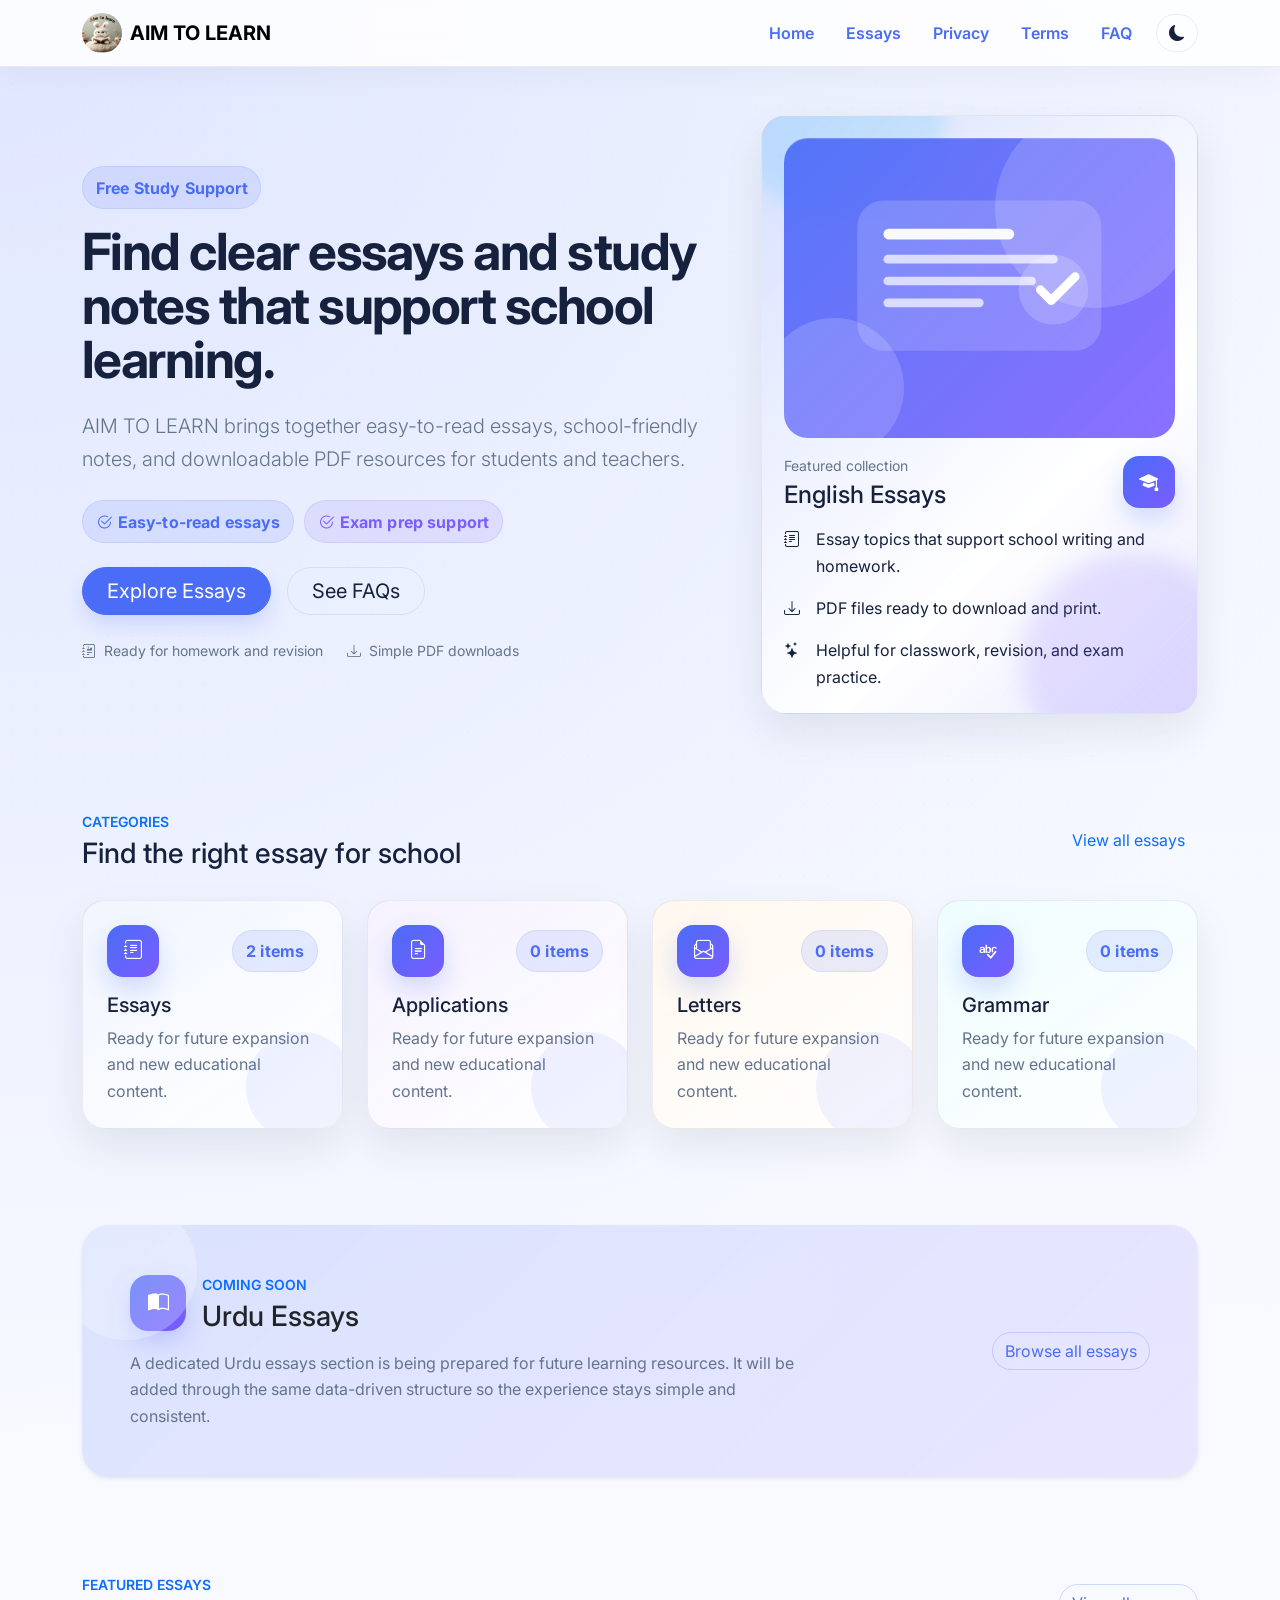
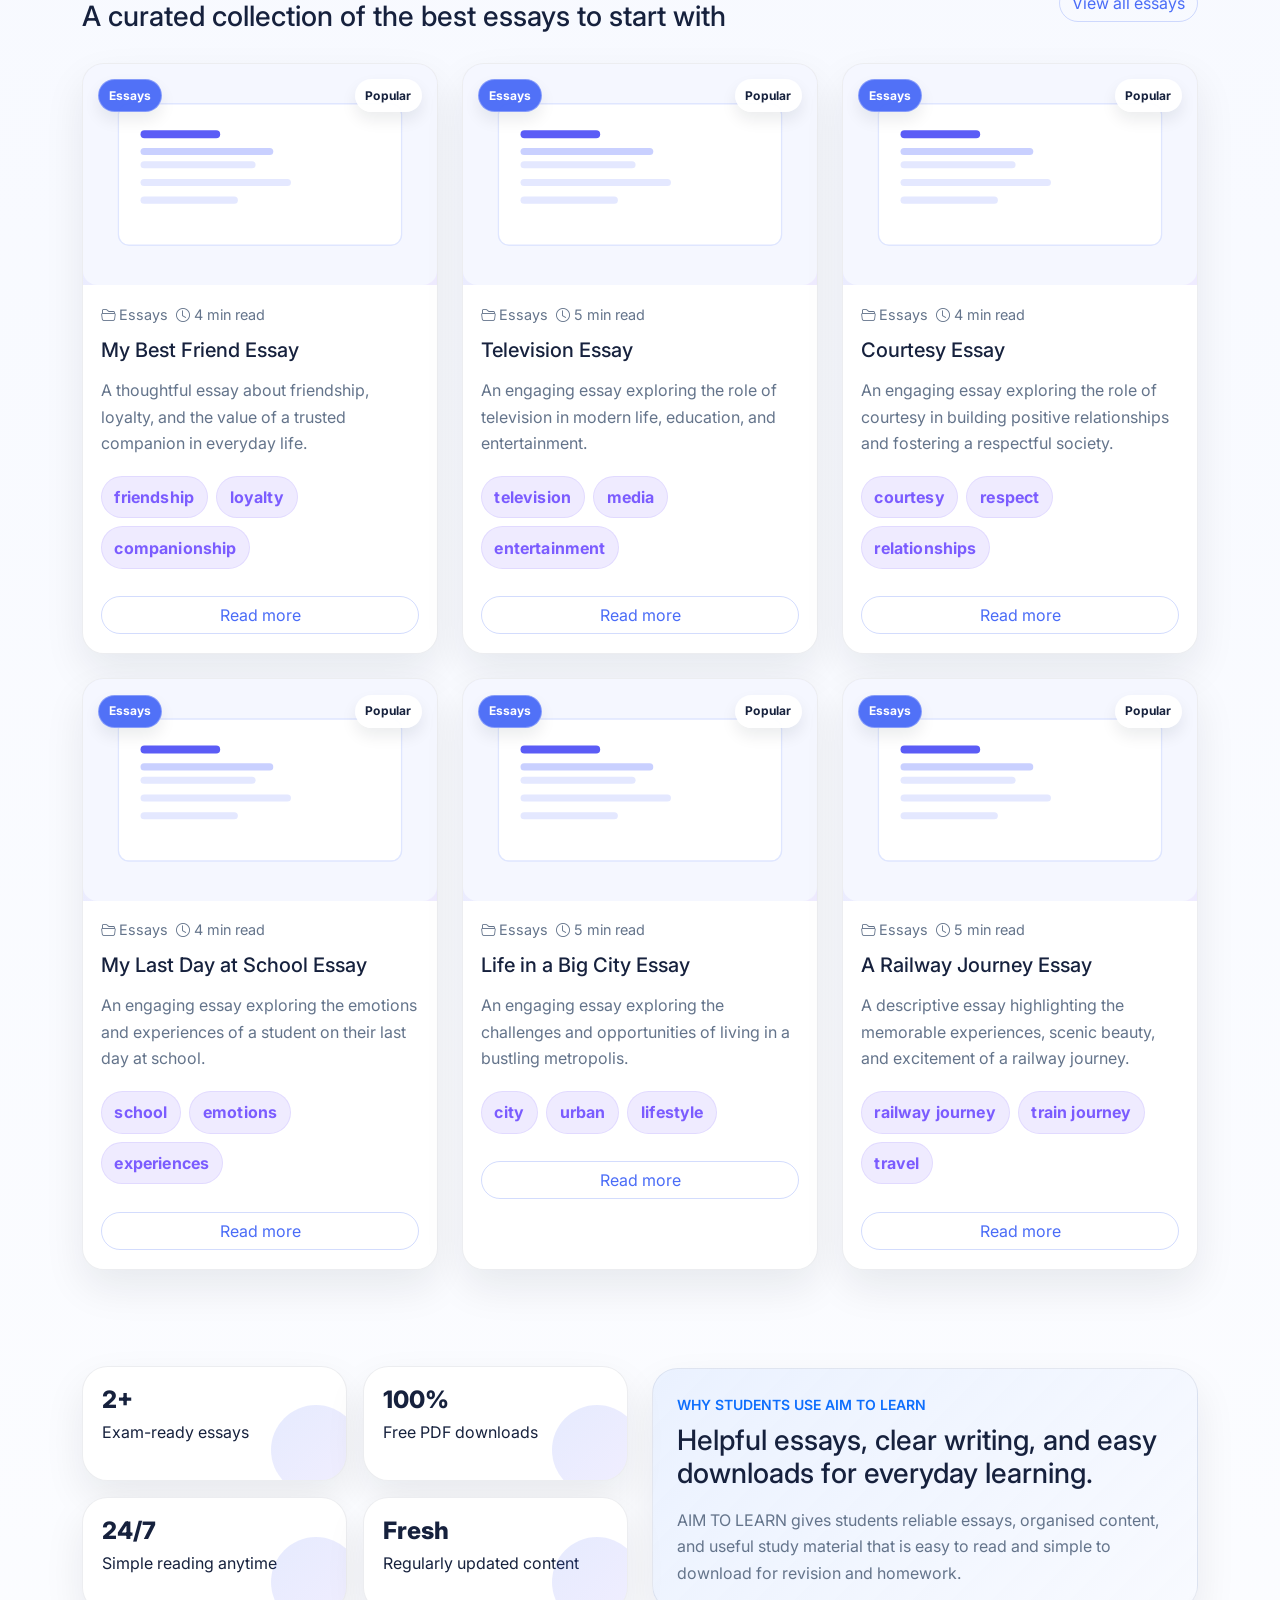
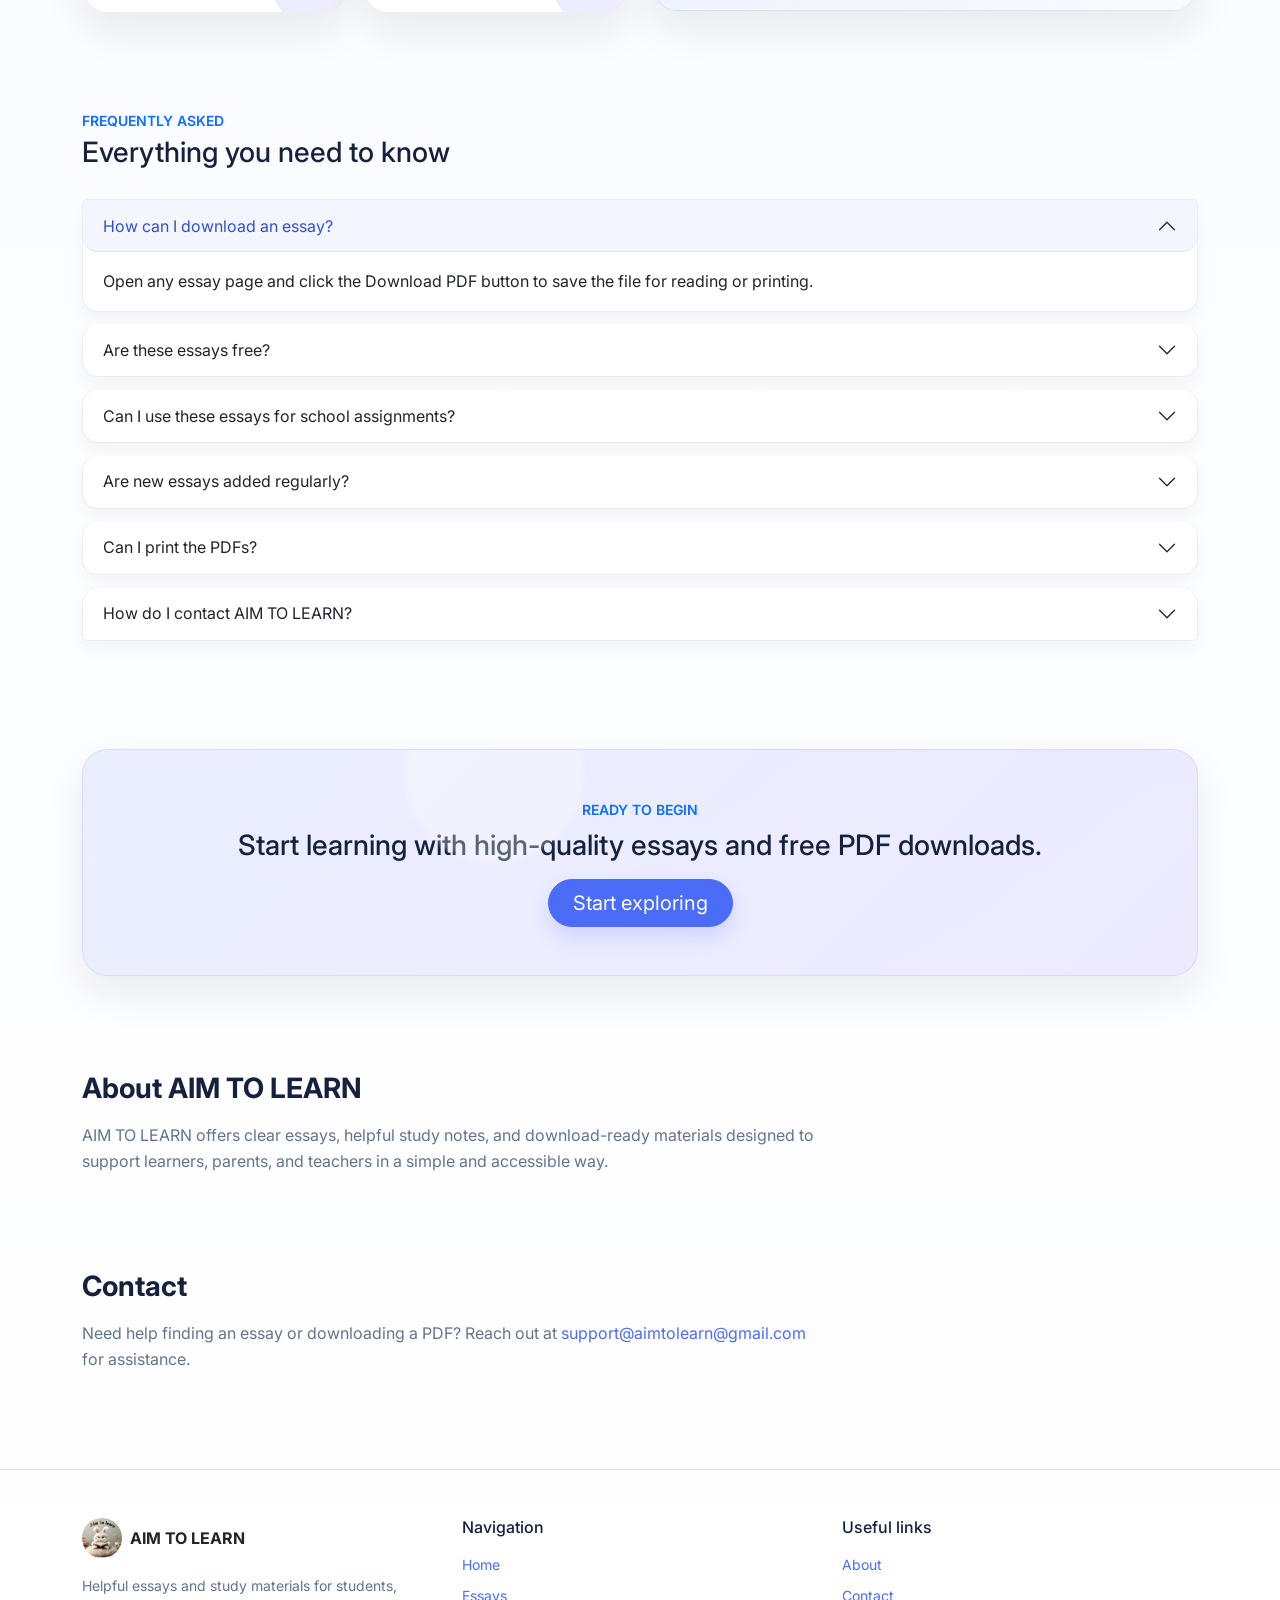
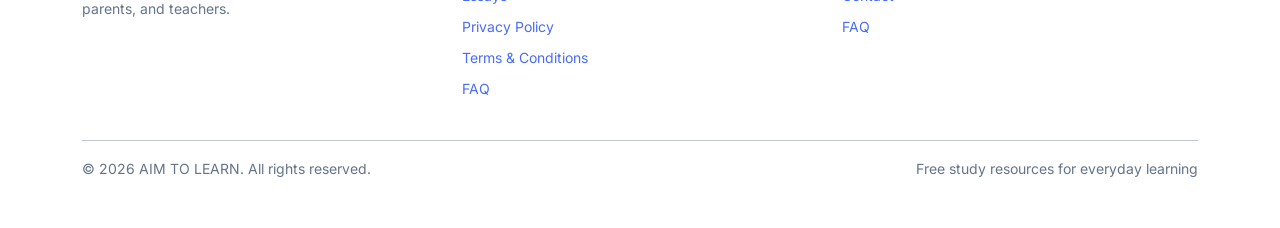
<file: index.html>
<!DOCTYPE html>
<html lang="en" data-bs-theme="light">
  <head>
    <meta charset="UTF-8" />
    <meta name="viewport" content="width=device-width, initial-scale=1.0" />
    <title>AIM TO LEARN | Essays and Study Resources</title>
    <meta
      name="description"
      content="AIM TO LEARN offers clear essays, study notes, and downloadable learning resources for students, parents, and teachers."
    />
    <meta name="theme-color" content="#5b5cf6" />
    <meta property="og:type" content="website" />
    <meta property="og:title" content="AIM TO LEARN | Essays and Study Resources" />
    <meta property="og:description" content="Explore clear essays, study resources, and downloadable learning materials for school and revision." />
    <meta property="og:image" content="/images/aimtolearnlogo.jpeg" />
    <meta name="twitter:card" content="summary_large_image" />
    <meta name="twitter:title" content="AIM TO LEARN | Essays and Study Resources" />
    <meta name="twitter:description" content="Explore clear essays, study resources, and downloadable learning materials for school and revision." />
    <meta name="twitter:image" content="/images/aimtolearnlogo.jpeg" />
    <link rel="canonical" href="https://aimtolearn.netlify.app/" />
    <link rel="manifest" href="/manifest.json" />
    <link rel="icon" href="/favicon.svg" type="image/svg+xml" />
    <link rel="preconnect" href="https://fonts.googleapis.com" />
    <link rel="preconnect" href="https://fonts.gstatic.com" crossorigin />
    <link href="https://fonts.googleapis.com/css2?family=Inter:wght@400;500;600;700;800&display=swap" rel="stylesheet" />
    <link href="https://cdn.jsdelivr.net/npm/bootstrap@5.3.3/dist/css/bootstrap.min.css" rel="stylesheet" />
    <link href="https://cdn.jsdelivr.net/npm/bootstrap-icons@1.11.3/font/bootstrap-icons.css" rel="stylesheet" />
    <link rel="stylesheet" href="/css/styles.css" />
    <script type="application/ld+json">
      {
        "@context": "https://schema.org",
        "@type": "Organization",
        "name": "AIM TO LEARN",
        "url": "https://aimtolearn.netlify.app",
        "logo": "https://aimtolearn.netlify.app/images/aimtolearnlogo.jpeg",
        "description": "Educational website with essays and study resources for students, parents, and teachers",
        "sameAs": ["https://youtube.com"],
        "address": {
          "@type": "PostalAddress",
          "addressCountry": "Global"
        }
      }
    </script>
    <!-- Google tag (gtag.js) -->
<script async src="https://www.googletagmanager.com/gtag/js?id=G-MSXF3Q0Y14"></script>
<script>
  window.dataLayer = window.dataLayer || [];
  function gtag(){dataLayer.push(arguments);}
  gtag('js', new Date());

  gtag('config', 'G-MSXF3Q0Y14');
</script>
  </head>
  <body>
    <a href="#main-content" class="skip-link">Skip to main content</a>
    <div id="site-nav"></div>

    <main id="main-content" role="main">
      <section class="hero-section py-5 py-lg-6">
        <div class="container">
          <div class="row align-items-center g-5">
            <div class="col-lg-7">
              <div class="badge-soft mb-3">Free Study Support</div>
              <h1 class="display-4 fw-bold mb-4">Find clear essays and study notes that support school learning.</h1>
              <p class="lead text-muted mb-4">
                AIM TO LEARN brings together easy-to-read essays, school-friendly notes, and downloadable PDF resources for students and teachers.
              </p>
              <div class="hero-badges">
                <span class="badge-soft"><i class="bi bi-check2-circle"></i>Easy-to-read essays</span>
                <span class="badge-soft badge-soft--purple"><i class="bi bi-check2-circle"></i>Exam prep support</span>
              </div>
              <div class="d-flex flex-wrap gap-3 mt-4">
                <a class="btn btn-primary btn-lg rounded-pill px-4" href="/essays.html">Explore Essays</a>
                <a class="btn btn-outline-secondary btn-lg rounded-pill px-4" href="#faq">See FAQs</a>
              </div>
              <div class="mt-4 d-flex gap-4 flex-wrap text-muted small">
                <span><i class="bi bi-journal-richtext me-2"></i>Ready for homework and revision</span>
                <span><i class="bi bi-download me-2"></i>Simple PDF downloads</span>
              </div>
            </div>
            <div class="col-lg-5">
              <div class="hero-panel">
                <div class="hero-visual mb-3">
                  <svg viewBox="0 0 320 220" xmlns="http://www.w3.org/2000/svg" aria-hidden="true">
                    <rect x="48" y="38" width="224" height="138" rx="24" fill="rgba(255,255,255,0.16)"></rect>
                    <rect x="72" y="64" width="120" height="10" rx="5" fill="white" opacity="0.95"></rect>
                    <rect x="72" y="88" width="160" height="8" rx="4" fill="white" opacity="0.7"></rect>
                    <rect x="72" y="108" width="140" height="8" rx="4" fill="white" opacity="0.7"></rect>
                    <rect x="72" y="128" width="92" height="8" rx="4" fill="white" opacity="0.7"></rect>
                    <circle cx="228" cy="120" r="32" fill="rgba(255,255,255,0.18)"></circle>
                    <path d="M216 120l10 10 22-22" stroke="white" stroke-width="8" fill="none" stroke-linecap="round" stroke-linejoin="round"></path>
                  </svg>
                </div>
                <div class="d-flex align-items-center justify-content-between mb-3">
                  <div>
                    <p class="text-muted small mb-1">Featured collection</p>
                    <h2 class="h4 mb-0">English Essays</h2>
                  </div>
                  <div class="hero-icon"><i class="bi bi-mortarboard-fill"></i></div>
                </div>
                <ul class="list-unstyled mb-0">
                  <li class="d-flex gap-3 mb-3"><i class="bi bi-journal-text"></i><span>Essay topics that support school writing and homework.</span></li>
                  <li class="d-flex gap-3 mb-3"><i class="bi bi-download"></i><span>PDF files ready to download and print.</span></li>
                  <li class="d-flex gap-3"><i class="bi bi-stars"></i><span>Helpful for classwork, revision, and exam practice.</span></li>
                </ul>
              </div>
            </div>
          </div>
        </div>
      </section>

      <section class="container py-5">
        <div class="section-heading d-flex justify-content-between align-items-center mb-4">
          <div>
            <p class="text-uppercase small fw-semibold text-primary mb-1">Categories</p>
            <h2 class="h3 mb-0">Find the right essay for school</h2>
          </div>
          <a href="/essays.html" class="btn btn-link text-decoration-none">View all essays</a>
        </div>
        <div class="row g-4" id="categories-grid"></div>
      </section>

      <section class="container py-5">
        <div class="card urdu-card p-4 p-lg-5 border-0 shadow-sm">
          <div class="row align-items-center g-4">
            <div class="col-lg-8">
              <div class="d-flex align-items-center gap-3 mb-3">
                <div class="urdu-icon"><i class="bi bi-book-half"></i></div>
                <div>
                  <p class="text-uppercase small fw-semibold text-primary mb-1">Coming Soon</p>
                  <h2 class="h3 mb-0">Urdu Essays</h2>
                </div>
              </div>
              <p class="text-muted mb-0">A dedicated Urdu essays section is being prepared for future learning resources. It will be added through the same data-driven structure so the experience stays simple and consistent.</p>
            </div>
            <div class="col-lg-4 text-lg-end">
              <a class="btn btn-outline-primary rounded-pill" href="/essays.html">Browse all essays</a>
            </div>
          </div>
        </div>
      </section>

      <section class="container py-5">
        <div class="section-heading d-flex justify-content-between align-items-center mb-4 flex-wrap gap-3">
          <div>
            <p class="text-uppercase small fw-semibold text-primary mb-1">Featured essays</p>
            <h2 class="h3 mb-0">A curated collection of the best essays to start with</h2>
          </div>
          <a href="/essays.html" class="btn btn-outline-primary rounded-pill">View all essays</a>
        </div>
        <div class="row g-4 featured-essays-row" id="featured-essays"></div>
      </section>

      <section class="container py-5">
        <div class="row g-4 align-items-center">
          <div class="col-lg-6">
            <div class="stats-grid">
              <div class="stat-card">
                <h3>2+</h3>
                <p>Exam-ready essays</p>
              </div>
              <div class="stat-card">
                <h3>100%</h3>
                <p>Free PDF downloads</p>
              </div>
              <div class="stat-card">
                <h3>24/7</h3>
                <p>Simple reading anytime</p>
              </div>
              <div class="stat-card">
                <h3>Fresh</h3>
                <p>Regularly updated content</p>
              </div>
            </div>
          </div>
          <div class="col-lg-6">
            <div class="section-shell section-shell--blue p-4">
              <p class="text-uppercase small fw-semibold text-primary mb-2">Why students use AIM TO LEARN</p>
              <h2 class="h3 mb-3">Helpful essays, clear writing, and easy downloads for everyday learning.</h2>
              <p class="text-muted mb-0">
                AIM TO LEARN gives students reliable essays, organised content, and useful study material that is easy to read and simple to download for revision and homework.
              </p>
            </div>
          </div>
        </div>
      </section>

      <section class="container py-5" id="faq">
        <div class="section-heading mb-4">
          <p class="text-uppercase small fw-semibold text-primary mb-1">Frequently asked</p>
          <h2 class="h3 mb-0">Everything you need to know</h2>
        </div>
        <div class="accordion" id="faqAccordion">
          <div class="accordion-item">
            <h2 class="accordion-header">
              <button class="accordion-button" type="button" data-bs-toggle="collapse" data-bs-target="#faqOne">How can I download an essay?</button>
            </h2>
            <div id="faqOne" class="accordion-collapse collapse show" data-bs-parent="#faqAccordion">
              <div class="accordion-body">Open any essay page and click the Download PDF button to save the file for reading or printing.</div>
            </div>
          </div>
          <div class="accordion-item">
            <h2 class="accordion-header">
              <button class="accordion-button collapsed" type="button" data-bs-toggle="collapse" data-bs-target="#faqTwo">Are these essays free?</button>
            </h2>
            <div id="faqTwo" class="accordion-collapse collapse" data-bs-parent="#faqAccordion">
              <div class="accordion-body">Yes. AIM TO LEARN provides free educational resources for students, parents, and teachers to use for learning and revision.</div>
            </div>
          </div>
          <div class="accordion-item">
            <h2 class="accordion-header">
              <button class="accordion-button collapsed" type="button" data-bs-toggle="collapse" data-bs-target="#faqThree">Can I use these essays for school assignments?</button>
            </h2>
            <div id="faqThree" class="accordion-collapse collapse" data-bs-parent="#faqAccordion">
              <div class="accordion-body">These essays are meant to support study and writing practice. Please use them responsibly and check your school’s rules before submitting them as your own work.</div>
            </div>
          </div>
          <div class="accordion-item">
            <h2 class="accordion-header">
              <button class="accordion-button collapsed" type="button" data-bs-toggle="collapse" data-bs-target="#faqFour">Are new essays added regularly?</button>
            </h2>
            <div id="faqFour" class="accordion-collapse collapse" data-bs-parent="#faqAccordion">
              <div class="accordion-body">Yes. New learning materials are added over time so students can find fresh examples and study support.</div>
            </div>
          </div>
          <div class="accordion-item">
            <h2 class="accordion-header">
              <button class="accordion-button collapsed" type="button" data-bs-toggle="collapse" data-bs-target="#faqFive">Can I print the PDFs?</button>
            </h2>
            <div id="faqFive" class="accordion-collapse collapse" data-bs-parent="#faqAccordion">
              <div class="accordion-body">Yes. The PDF files are designed to be easy to open, download, and print for study or classroom use.</div>
            </div>
          </div>
          <div class="accordion-item">
            <h2 class="accordion-header">
              <button class="accordion-button collapsed" type="button" data-bs-toggle="collapse" data-bs-target="#faqSix">How do I contact AIM TO LEARN?</button>
            </h2>
            <div id="faqSix" class="accordion-collapse collapse" data-bs-parent="#faqAccordion">
              <div class="accordion-body">You can contact us through the contact section on this website or by email at supportaimtolearn@gmail.com.</div>
            </div>
          </div>
        </div>
      </section>

      <section class="container py-5">
        <div class="cta-card p-5 text-center">
          <p class="text-uppercase small fw-semibold text-primary mb-2">Ready to begin</p>
          <h2 class="h3 mb-3">Start learning with high-quality essays and free PDF downloads.</h2>
          <a class="btn btn-primary btn-lg rounded-pill px-4" href="/essays.html">Start exploring</a>
        </div>
      </section>

      <section id="about" class="container py-5">
        <div class="row align-items-center g-4">
          <div class="col-lg-8">
            <h2 class="h3 fw-bold mb-3">About AIM TO LEARN</h2>
            <p class="text-muted mb-0">AIM TO LEARN offers clear essays, helpful study notes, and download-ready materials designed to support learners, parents, and teachers in a simple and accessible way.</p>
          </div>
        </div>
      </section>

      <section id="contact" class="container py-5">
        <div class="row align-items-center g-4">
          <div class="col-lg-8">
            <h2 class="h3 fw-bold mb-3">Contact</h2>
            <p class="text-muted mb-0">Need help finding an essay or downloading a PDF? Reach out at <a href="mailto:support@aimtolearn@gmail.com">support@aimtolearn@gmail.com</a> for assistance.</p>
          </div>
        </div>
      </section>
    </main>

    <div id="site-footer"></div>

    <script src="https://cdn.jsdelivr.net/npm/bootstrap@5.3.3/dist/js/bootstrap.bundle.min.js"></script>
    <script src="/data/essays.js?v=20260720"></script>
    <script src="/js/components.js"></script>
    <script src="/js/main.js"></script>
  </body>
</html>
</file>
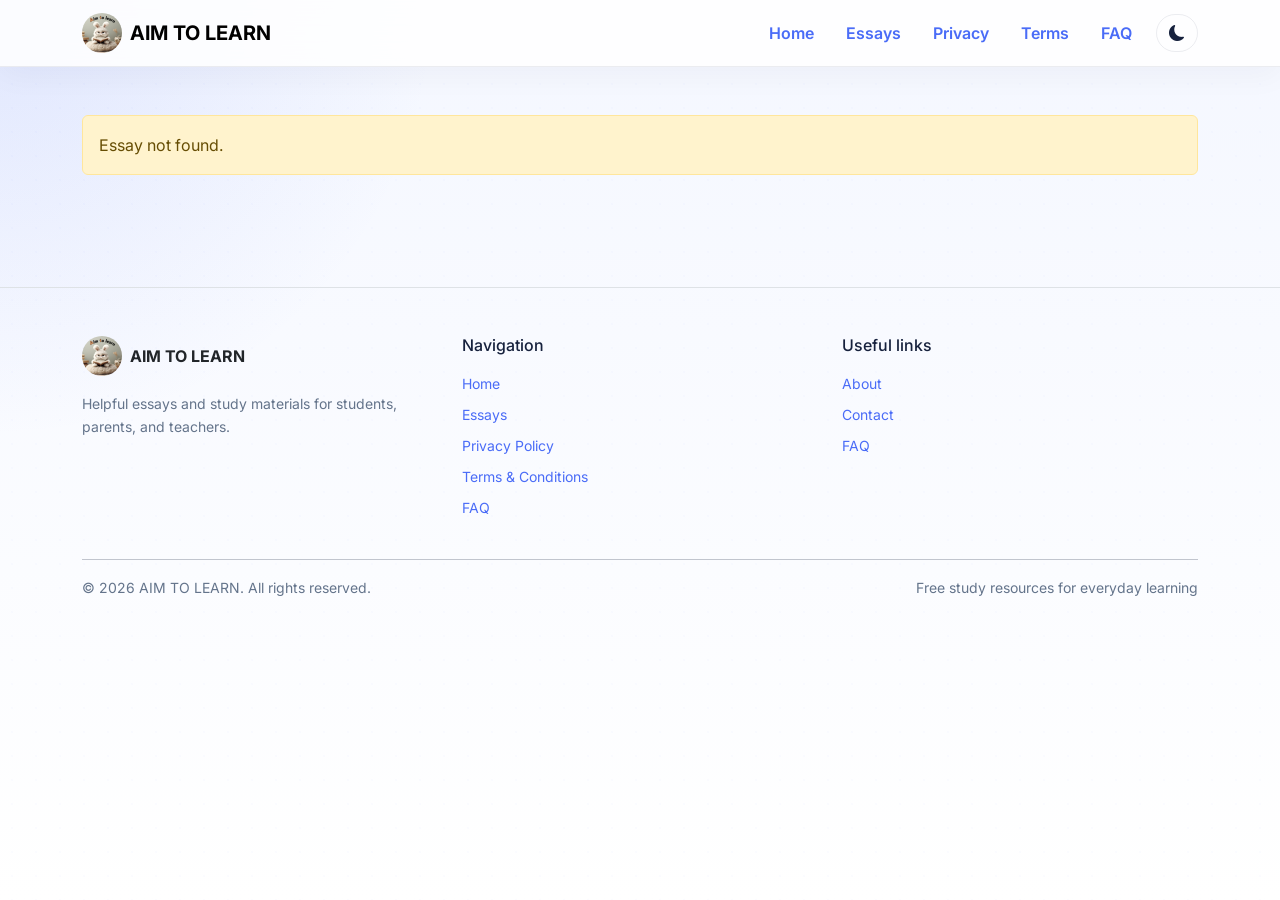
<file: essay.html>
<!DOCTYPE html>
<html lang="en" data-bs-theme="light">
  <head>
    <meta charset="UTF-8" />
    <meta name="viewport" content="width=device-width, initial-scale=1.0" />
    <title>Essay | AIM TO LEARN</title>
    <meta name="description" content="Read the essay overview, metadata, and download options on AIM TO LEARN." />
    <meta property="og:type" content="article" />
    <meta property="og:title" content="Essay | AIM TO LEARN" />
    <meta property="og:description" content="Read the essay overview, metadata, and download options on AIM TO LEARN." />
    <meta property="og:image" content="/images/aimtolearnlogo.jpeg" />
    <meta name="twitter:card" content="summary_large_image" />
    <meta name="twitter:title" content="Essay | AIM TO LEARN" />
    <meta name="twitter:description" content="Read the essay overview, metadata, and download options on AIM TO LEARN." />
    <meta name="twitter:image" content="/images/aimtolearnlogo.jpeg" />
    <link rel="canonical" href="https://aimtolearn.netlify.app/essay.html" />
    <link rel="icon" href="/images/aimtolearnlogo.jpeg" type="image/jpeg" />
    <link rel="preconnect" href="https://fonts.googleapis.com" />
    <link rel="preconnect" href="https://fonts.gstatic.com" crossorigin />
    <link href="https://fonts.googleapis.com/css2?family=Inter:wght@400;500;600;700;800&display=swap" rel="stylesheet" />
    <link href="https://cdn.jsdelivr.net/npm/bootstrap@5.3.3/dist/css/bootstrap.min.css" rel="stylesheet" />
    <link href="https://cdn.jsdelivr.net/npm/bootstrap-icons@1.11.3/font/bootstrap-icons.css" rel="stylesheet" />
    <link rel="stylesheet" href="/css/styles.css" />
    <script type="application/ld+json" id="essaySchema"></script>
    <!-- Google tag (gtag.js) -->
<script async src="https://www.googletagmanager.com/gtag/js?id=G-MSXF3Q0Y14"></script>
<script>
  window.dataLayer = window.dataLayer || [];
  function gtag(){dataLayer.push(arguments);}
  gtag('js', new Date());

  gtag('config', 'G-MSXF3Q0Y14');
</script>
  </head>
  <body>
    <a href="#main-content" class="skip-link">Skip to main content</a>
    <div id="site-nav"></div>

    <main class="container py-5" id="main-content" role="main" aria-label="Essay content">
      <div id="essayContent"></div>
    </main>

    <div id="site-footer"></div>

    <script src="https://cdn.jsdelivr.net/npm/bootstrap@5.3.3/dist/js/bootstrap.bundle.min.js"></script>
    <script src="/data/essays.js?v=20260720"></script>
    <script src="/js/components.js"></script>
    <script src="/js/main.js"></script>
  </body>
</html>
</file>
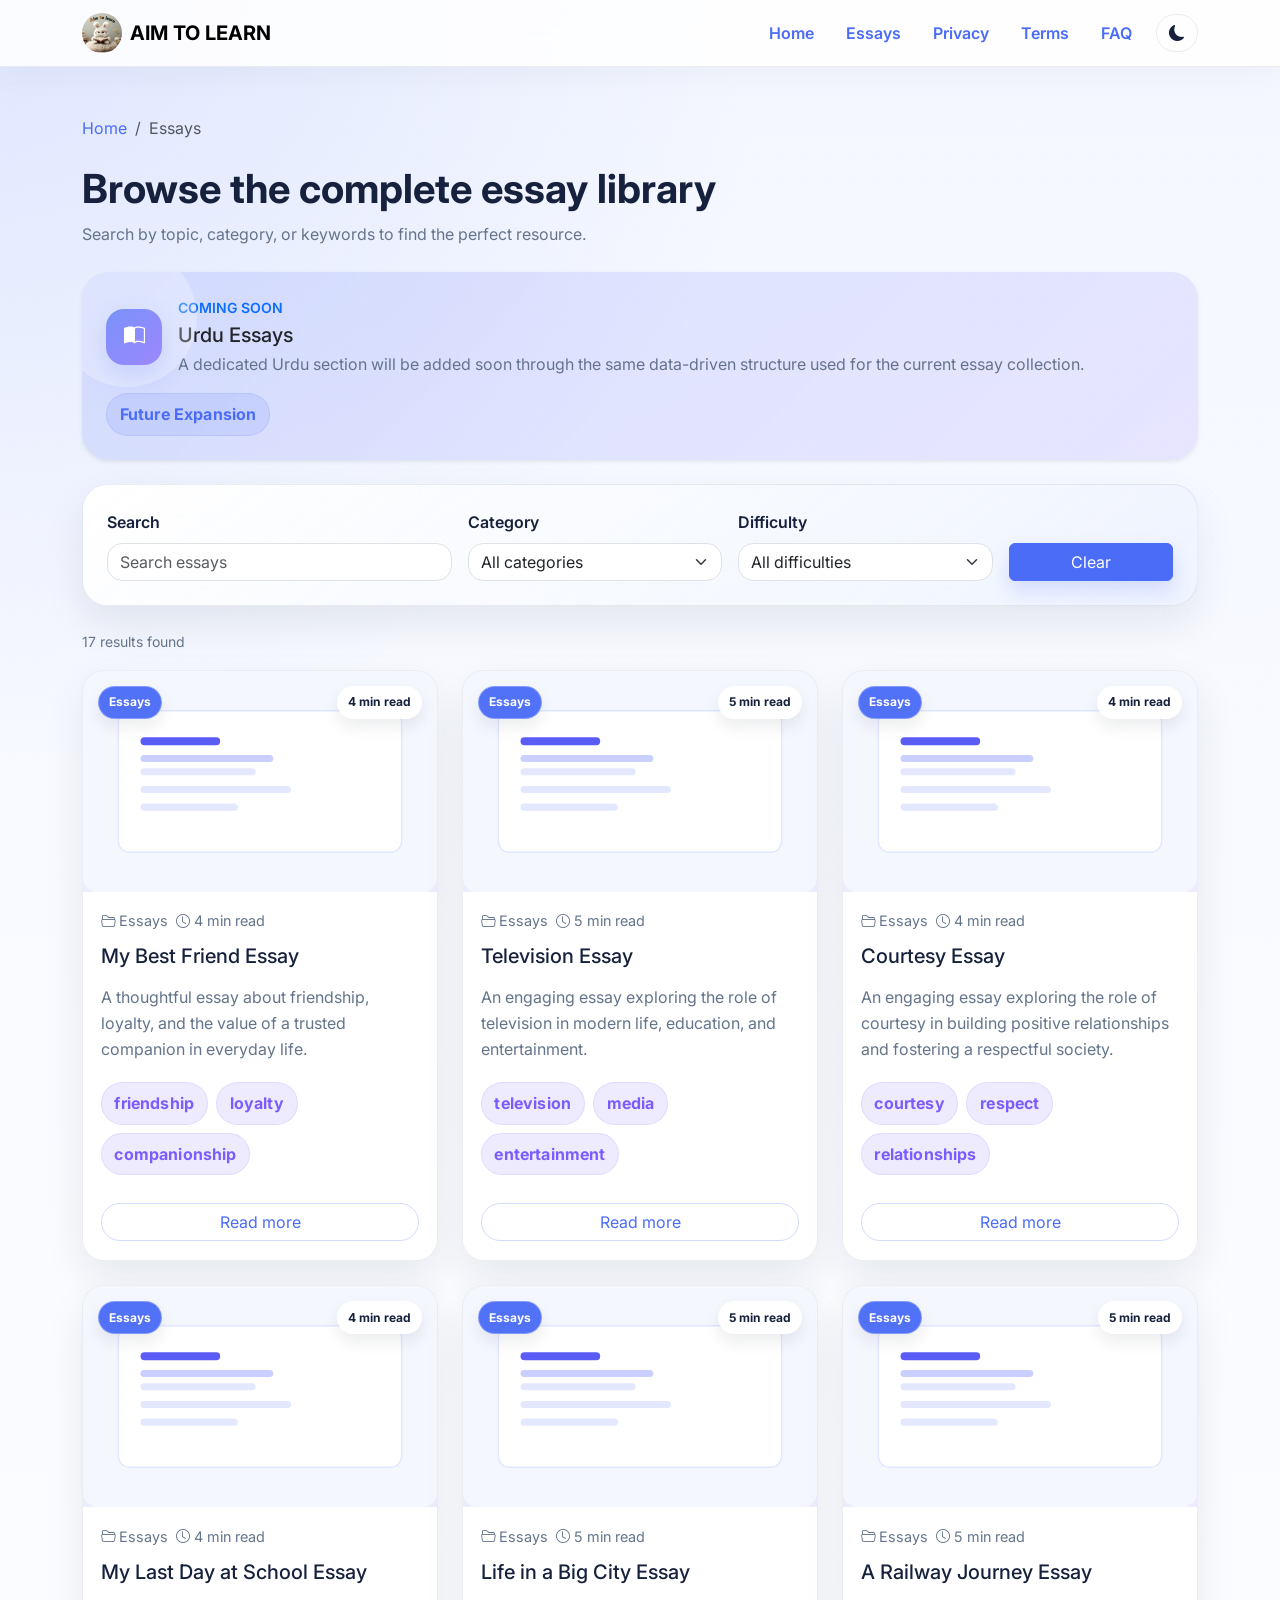
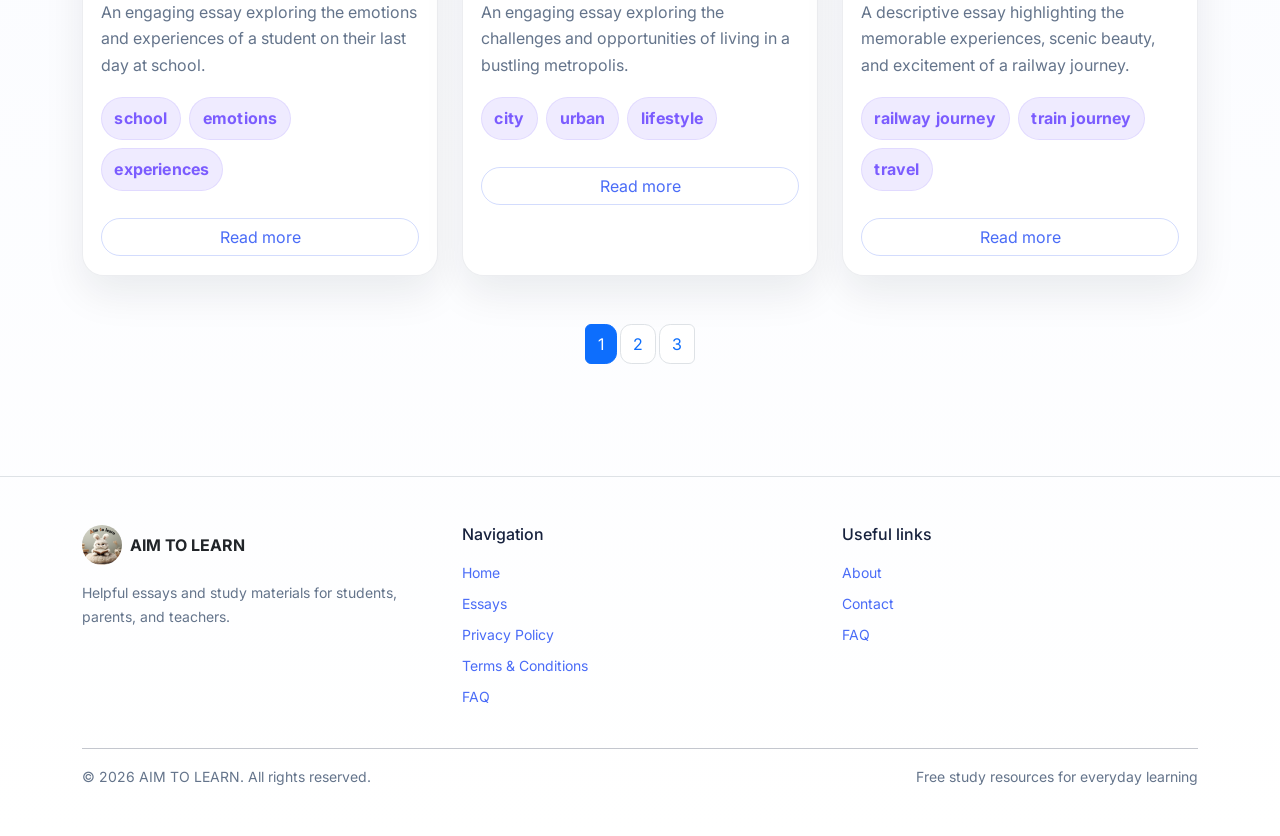
<file: essays.html>
<!DOCTYPE html>
<html lang="en" data-bs-theme="light">
  <head>
    <meta charset="UTF-8" />
    <meta name="viewport" content="width=device-width, initial-scale=1.0" />
    <title>Essays | AIM TO LEARN</title>
    <meta name="description" content="Browse, search, and filter curated essays and learning resources on AIM TO LEARN." />
    <meta property="og:type" content="website" />
    <meta property="og:title" content="Essays | AIM TO LEARN" />
    <meta property="og:description" content="Browse, search, and filter curated essays and learning resources on AIM TO LEARN." />
    <meta property="og:image" content="/images/aimtolearnlogo.jpeg" />
    <meta name="twitter:card" content="summary_large_image" />
    <meta name="twitter:title" content="Essays | AIM TO LEARN" />
    <meta name="twitter:description" content="Browse, search, and filter curated essays and learning resources on AIM TO LEARN." />
    <meta name="twitter:image" content="/images/aimtolearnlogo.jpeg" />
    <link rel="canonical" href="https://aimtolearn.netlify.app/essays.html" />
    <link rel="icon" href="/images/aimtolearnlogo.jpeg" type="image/jpeg" />
    <link rel="preconnect" href="https://fonts.googleapis.com" />
    <link rel="preconnect" href="https://fonts.gstatic.com" crossorigin />
    <link href="https://fonts.googleapis.com/css2?family=Inter:wght@400;500;600;700;800&display=swap" rel="stylesheet" />
    <link href="https://cdn.jsdelivr.net/npm/bootstrap@5.3.3/dist/css/bootstrap.min.css" rel="stylesheet" />
    <link href="https://cdn.jsdelivr.net/npm/bootstrap-icons@1.11.3/font/bootstrap-icons.css" rel="stylesheet" />
    <link rel="stylesheet" href="/css/styles.css" />
    <script type="application/ld+json">
      {
        "@context": "https://schema.org",
        "@type": "CollectionPage",
        "name": "Essays",
        "url": "https://aimtolearn.netlify.app/essays.html",
        "mainEntity": {
          "@type": "ItemList",
          "name": "Essay Collection",
          "description": "Browse curated essays and learning resources"
        }
      }
    </script>
    <!-- Google tag (gtag.js) -->
<script async src="https://www.googletagmanager.com/gtag/js?id=G-MSXF3Q0Y14"></script>
<script>
  window.dataLayer = window.dataLayer || [];
  function gtag(){dataLayer.push(arguments);}
  gtag('js', new Date());

  gtag('config', 'G-MSXF3Q0Y14');
</script>
  </head>
  <body>
    <a href="#main-content" class="skip-link">Skip to main content</a>
    <div id="site-nav"></div>

    <main class="container py-5" id="main-content">
      <nav aria-label="breadcrumb" class="mb-4">
        <ol class="breadcrumb">
          <li class="breadcrumb-item"><a href="/index.html">Home</a></li>
          <li class="breadcrumb-item active" aria-current="page">Essays</li>
        </ol>
      </nav>

      <section class="mb-4">
        <h1 class="display-6 fw-bold mb-2">Browse the complete essay library</h1>
        <p class="text-muted">Search by topic, category, or keywords to find the perfect resource.</p>
      </section>

      <section class="card urdu-card p-4 mb-4 border-0 shadow-sm">
        <div class="d-flex justify-content-between align-items-center flex-wrap gap-3">
          <div class="d-flex align-items-center gap-3">
            <div class="urdu-icon"><i class="bi bi-book-half"></i></div>
            <div>
              <p class="text-uppercase small fw-semibold text-primary mb-1">Coming Soon</p>
              <h2 class="h5 mb-1">Urdu Essays</h2>
              <p class="text-muted mb-0">A dedicated Urdu section will be added soon through the same data-driven structure used for the current essay collection.</p>
            </div>
          </div>
          <span class="badge-soft">Future Expansion</span>
        </div>
      </section>

      <section class="section-shell section-shell--soft p-4 mb-4">
        <div class="row g-3">
          <div class="col-md-4">
            <label class="form-label" for="searchInput">Search</label>
            <input id="searchInput" class="form-control" type="search" placeholder="Search essays" />
          </div>
          <div class="col-md-3">
            <label class="form-label" for="categoryFilter">Category</label>
            <select id="categoryFilter" class="form-select">
              <option value="all">All categories</option>
            </select>
          </div>
          <div class="col-md-3">
            <label class="form-label" for="difficultyFilter">Difficulty</label>
            <select id="difficultyFilter" class="form-select">
              <option value="all">All difficulties</option>
              <option value="Beginner">Beginner</option>
              <option value="Intermediate">Intermediate</option>
              <option value="Advanced">Advanced</option>
            </select>
          </div>
          <div class="col-md-2 d-flex align-items-end">
            <button class="btn btn-primary w-100" id="clearFilters">Clear</button>
          </div>
        </div>
      </section>

      <div class="d-flex justify-content-between align-items-center mb-3 text-muted small" id="resultsSummary"></div>
      <div class="row g-4" id="essayCards"></div>
      <nav class="mt-5" aria-label="Essay pagination">
        <ul class="pagination justify-content-center" id="pagination"></ul>
      </nav>
    </main>

    <div id="site-footer"></div>

    <script src="https://cdn.jsdelivr.net/npm/bootstrap@5.3.3/dist/js/bootstrap.bundle.min.js"></script>
    <script src="/data/essays.js?v=20260720"></script>
    <script src="/js/components.js"></script>
    <script src="/js/main.js"></script>
  </body>
</html>
</file>
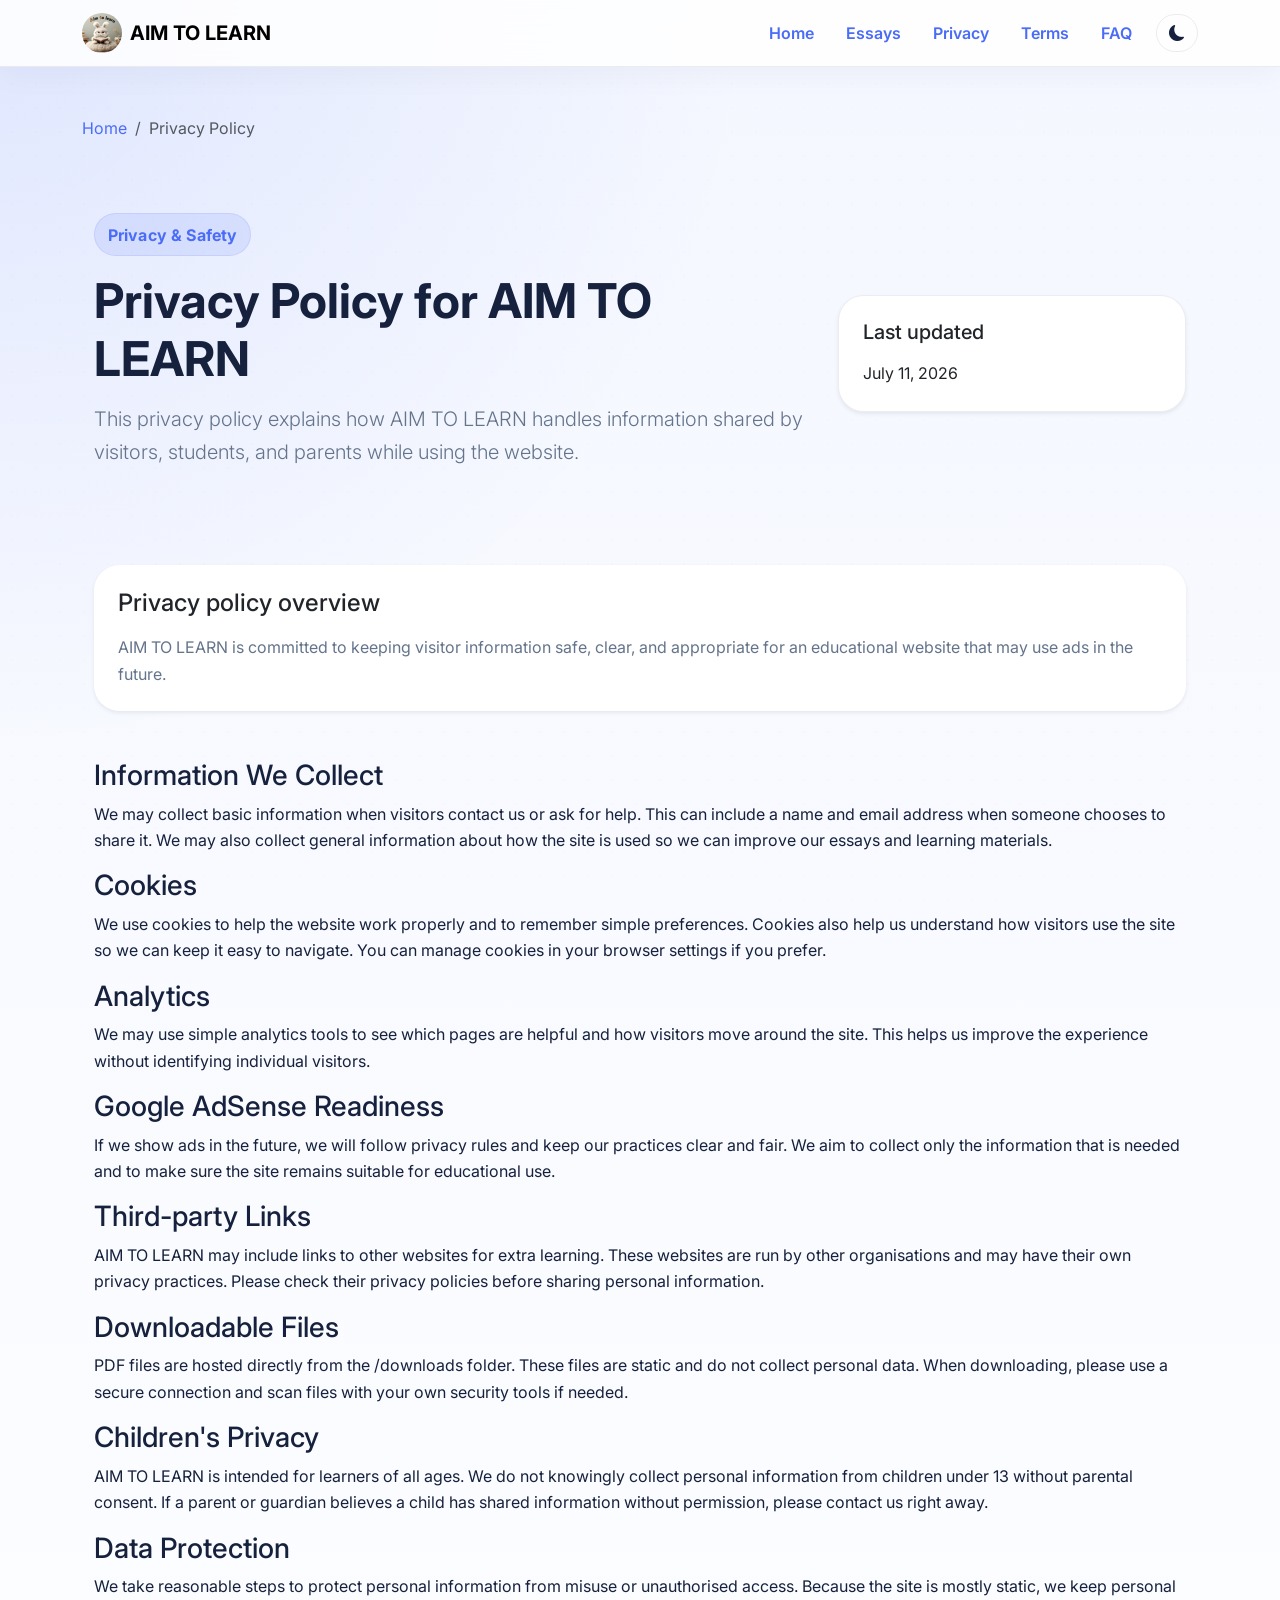
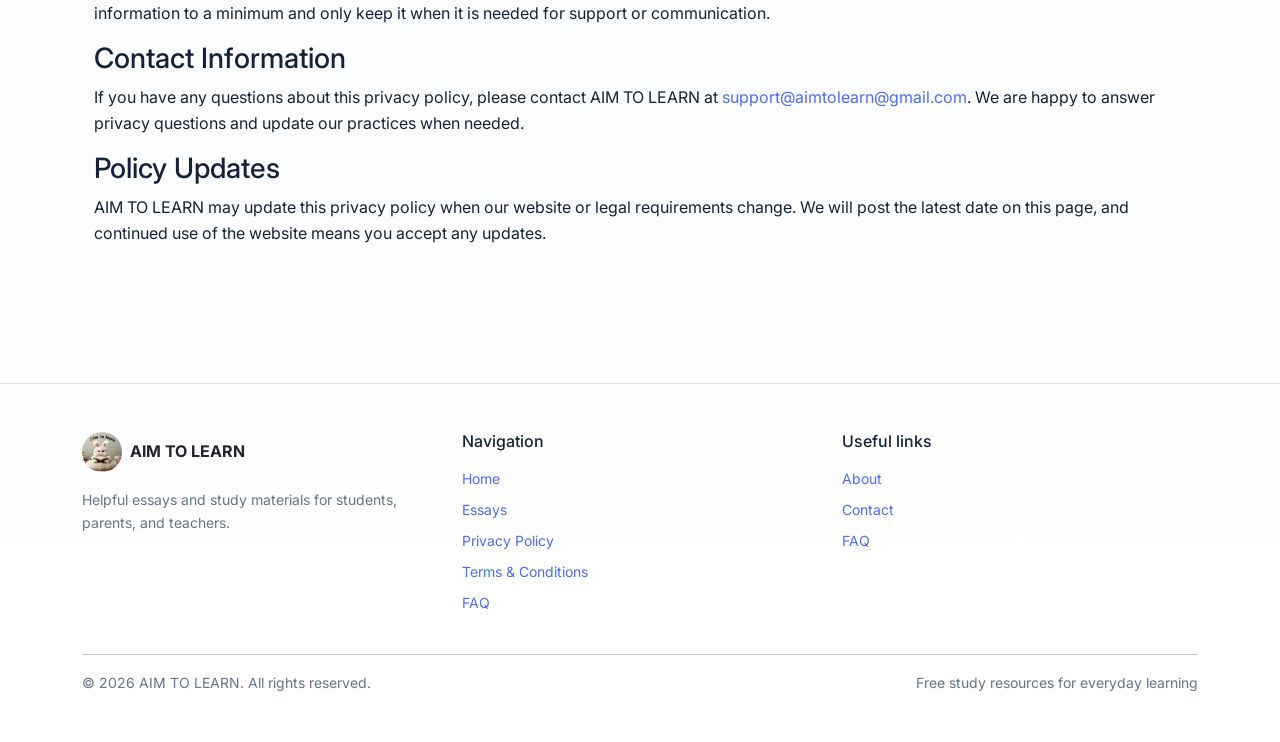
<file: privacy.html>
<!DOCTYPE html>
<html lang="en" data-bs-theme="light">
  <head>
    <meta charset="UTF-8" />
    <meta name="viewport" content="width=device-width, initial-scale=1.0" />
    <title>Privacy Policy | AIM TO LEARN</title>
    <meta
      name="description"
      content="Read the AIM TO LEARN privacy policy for cookies, analytics, downloads, and how visitor information is handled." 
    />
    <meta property="og:type" content="website" />
    <meta property="og:title" content="Privacy Policy | AIM TO LEARN" />
    <meta property="og:description" content="Read the AIM TO LEARN privacy policy for cookies, downloads, analytics, and how visitor information is handled." />
    <meta property="og:image" content="/images/aimtolearnlogo.jpeg" />
    <meta name="twitter:card" content="summary_large_image" />
    <meta name="twitter:title" content="Privacy Policy | AIM TO LEARN" />
    <meta name="twitter:description" content="Read the AIM TO LEARN privacy policy for cookies, downloads, analytics, and how visitor information is handled." />
    <meta name="twitter:image" content="/images/aimtolearnlogo.jpeg" />
    <link rel="canonical" href="https://aimtolearn.netlify.app/privacy.html" />
    <link rel="icon" href="/images/aimtolearnlogo.jpeg" type="image/jpeg" />
    <link rel="manifest" href="/manifest.json" />
    <link rel="preconnect" href="https://fonts.googleapis.com" />
    <link rel="preconnect" href="https://fonts.gstatic.com" crossorigin />
    <link href="https://fonts.googleapis.com/css2?family=Inter:wght@400;500;600;700;800&display=swap" rel="stylesheet" />
    <link href="https://cdn.jsdelivr.net/npm/bootstrap@5.3.3/dist/css/bootstrap.min.css" rel="stylesheet" />
    <link href="https://cdn.jsdelivr.net/npm/bootstrap-icons@1.11.3/font/bootstrap-icons.css" rel="stylesheet" />
    <link rel="stylesheet" href="/css/styles.css" />
    <!-- Google tag (gtag.js) -->
<script async src="https://www.googletagmanager.com/gtag/js?id=G-MSXF3Q0Y14"></script>
<script>
  window.dataLayer = window.dataLayer || [];
  function gtag(){dataLayer.push(arguments);}
  gtag('js', new Date());

  gtag('config', 'G-MSXF3Q0Y14');
</script>
  </head>
  <body>
    <a href="#main-content" class="skip-link">Skip to main content</a>
    <div id="site-nav"></div>

    <main class="container py-5" id="main-content" role="main">
      <nav aria-label="breadcrumb" class="mb-4">
        <ol class="breadcrumb">
          <li class="breadcrumb-item"><a href="/index.html">Home</a></li>
          <li class="breadcrumb-item active" aria-current="page">Privacy Policy</li>
        </ol>
      </nav>

      <section class="hero-section py-5">
        <div class="container">
          <div class="row align-items-center g-4">
            <div class="col-lg-8">
              <div class="badge-soft mb-3">Privacy & Safety</div>
              <h1 class="display-5 fw-bold mb-3">Privacy Policy for AIM TO LEARN</h1>
              <p class="lead text-muted mb-4">
                This privacy policy explains how AIM TO LEARN handles information shared by visitors, students, and parents while using the website.
              </p>
            </div>
            <div class="col-lg-4">
              <div class="card hero-card p-4 shadow-sm">
                <h2 class="h5 mb-3">Last updated</h2>
                <p class="mb-0">July 11, 2026</p>
              </div>
            </div>
          </div>
        </div>
      </section>

      <section class="container py-4">
        <div class="card border-0 shadow-sm p-4">
          <h2 class="h4 mb-3">Privacy policy overview</h2>
          <p class="text-muted mb-0">
            AIM TO LEARN is committed to keeping visitor information safe, clear, and appropriate for an educational website that may use ads in the future.
          </p>
        </div>
      </section>

      <section class="container py-4">
        <article class="prose">
          <h3>Information We Collect</h3>
          <p>
            We may collect basic information when visitors contact us or ask for help. This can include a name and email address when someone chooses to share it. We may also collect general information about how the site is used so we can improve our essays and learning materials.
          </p>

          <h3>Cookies</h3>
          <p>
            We use cookies to help the website work properly and to remember simple preferences. Cookies also help us understand how visitors use the site so we can keep it easy to navigate. You can manage cookies in your browser settings if you prefer.
          </p>

          <h3>Analytics</h3>
          <p>
            We may use simple analytics tools to see which pages are helpful and how visitors move around the site. This helps us improve the experience without identifying individual visitors.
          </p>

          <h3>Google AdSense Readiness</h3>
          <p>
            If we show ads in the future, we will follow privacy rules and keep our practices clear and fair. We aim to collect only the information that is needed and to make sure the site remains suitable for educational use.
          </p>

          <h3>Third-party Links</h3>
          <p>
            AIM TO LEARN may include links to other websites for extra learning. These websites are run by other organisations and may have their own privacy practices. Please check their privacy policies before sharing personal information.
          </p>

          <h3>Downloadable Files</h3>
          <p>
            PDF files are hosted directly from the /downloads folder. These files are static and do not collect personal data. When downloading, please use a secure connection and scan files with your own security tools if needed.
          </p>

          <h3>Children's Privacy</h3>
          <p>
            AIM TO LEARN is intended for learners of all ages. We do not knowingly collect personal information from children under 13 without parental consent. If a parent or guardian believes a child has shared information without permission, please contact us right away.
          </p>

          <h3>Data Protection</h3>
          <p>
            We take reasonable steps to protect personal information from misuse or unauthorised access. Because the site is mostly static, we keep personal information to a minimum and only keep it when it is needed for support or communication.
          </p>

          <h3>Contact Information</h3>
          <p>
            If you have any questions about this privacy policy, please contact AIM TO LEARN at <a href="mailto:support@aimtolearn@gmail.com">support@aimtolearn@gmail.com</a>. We are happy to answer privacy questions and update our practices when needed.
          </p>

          <h3>Policy Updates</h3>
          <p>
            AIM TO LEARN may update this privacy policy when our website or legal requirements change. We will post the latest date on this page, and continued use of the website means you accept any updates.
          </p>
        </article>
      </section>
    </main>

    <div id="site-footer"></div>

    <script src="https://cdn.jsdelivr.net/npm/bootstrap@5.3.3/dist/js/bootstrap.bundle.min.js"></script>
    <script src="/js/components.js"></script>
  </body>
</html>
</file>
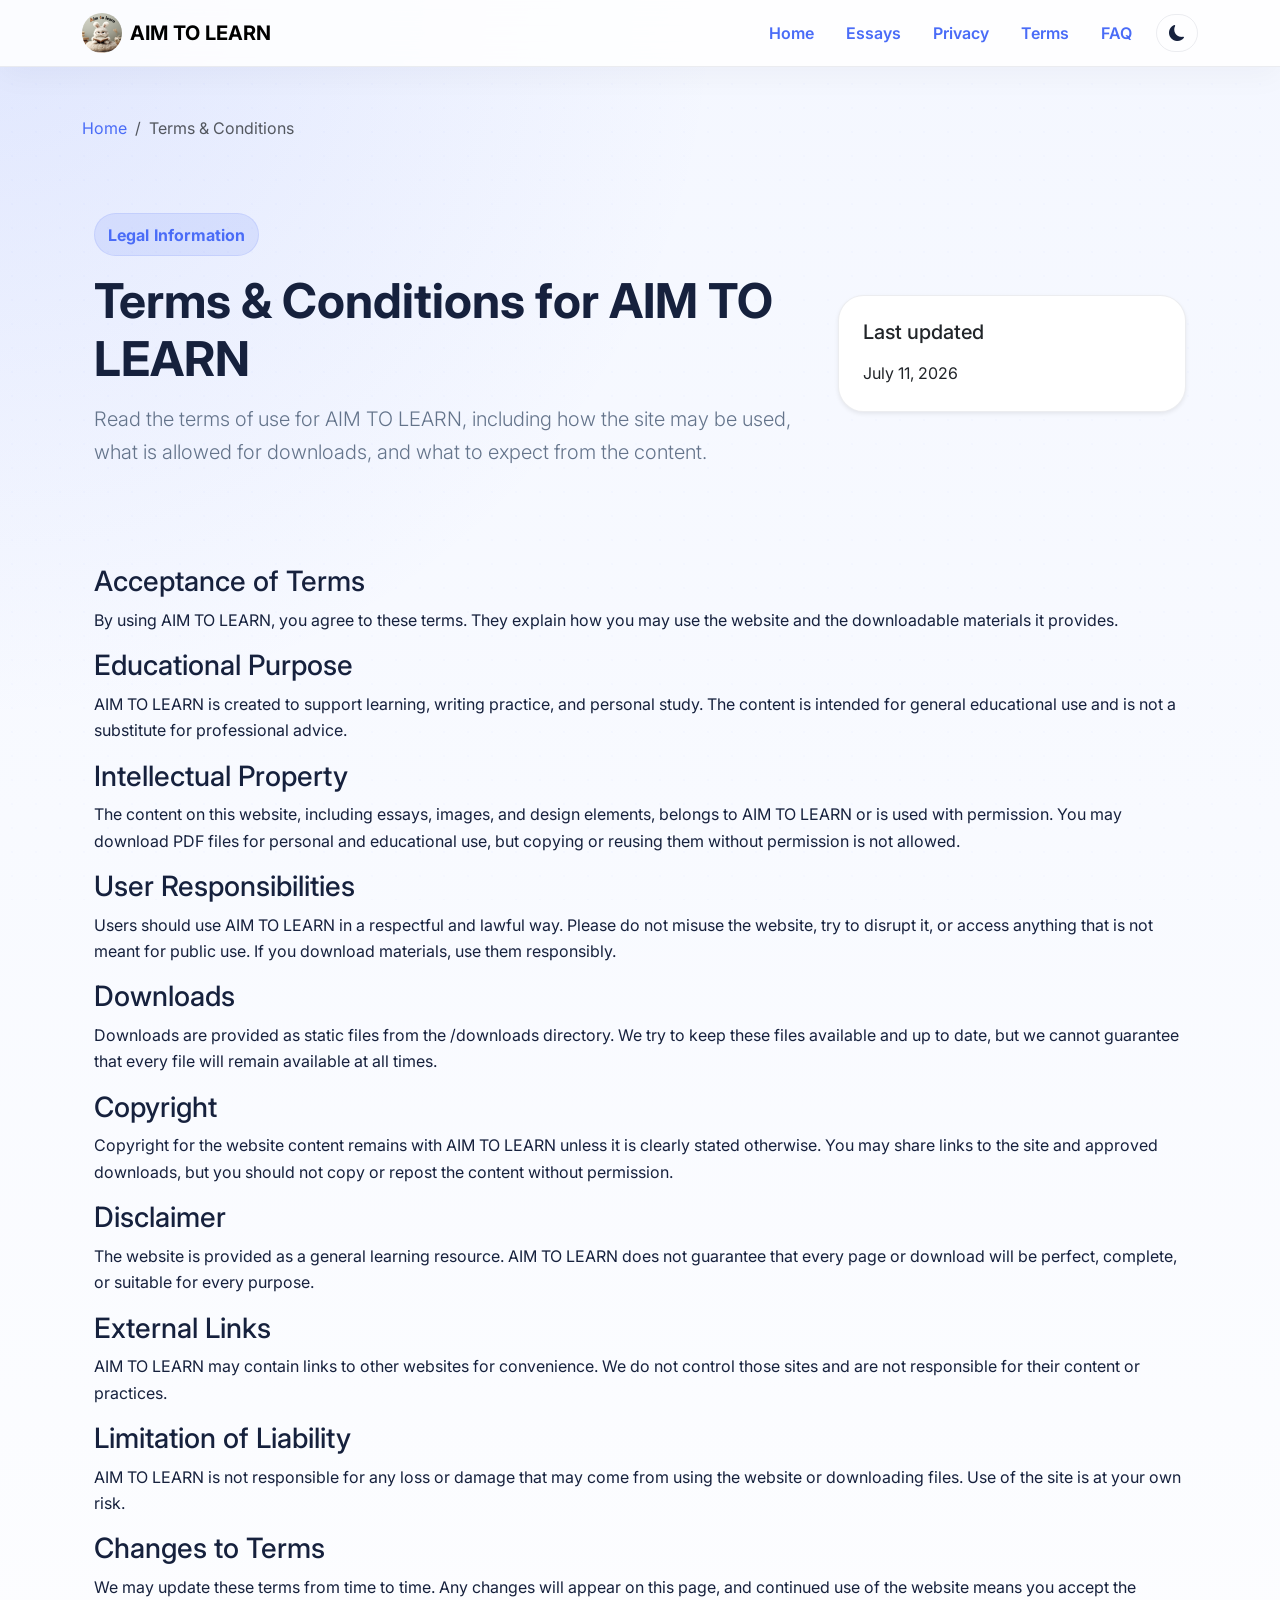
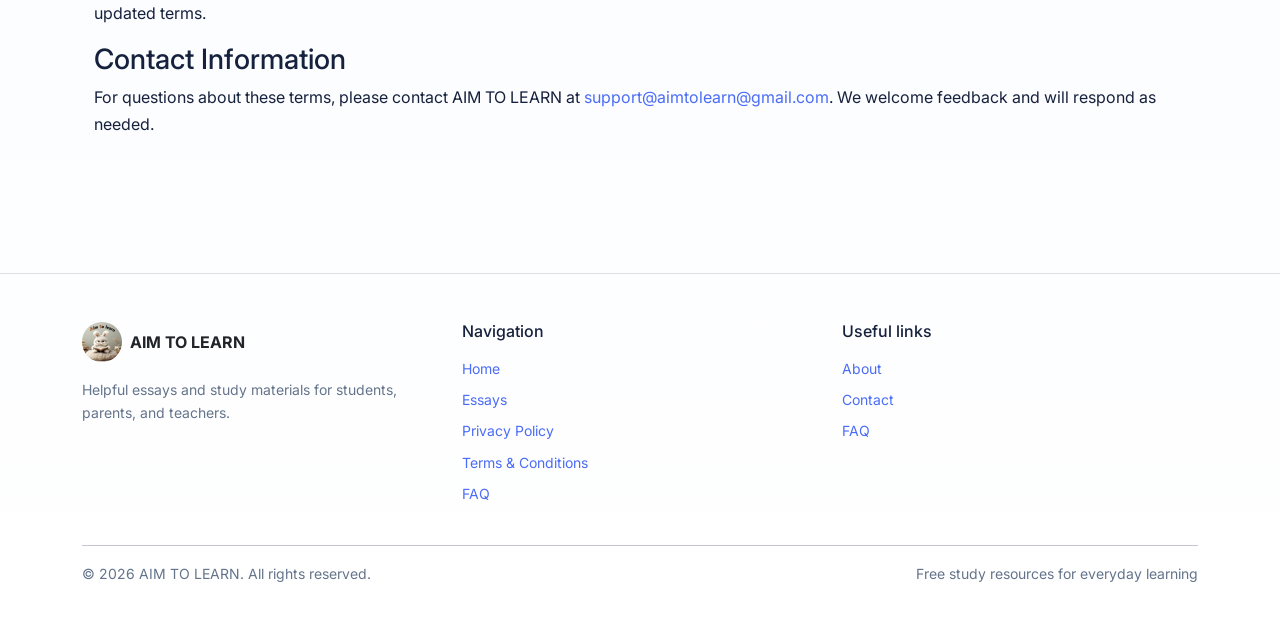
<file: terms.html>
<!DOCTYPE html>
<html lang="en" data-bs-theme="light">
  <head>
    <meta charset="UTF-8" />
    <meta name="viewport" content="width=device-width, initial-scale=1.0" />
    <title>Terms & Conditions | AIM TO LEARN</title>
    <meta
      name="description"
      content="Review the AIM TO LEARN terms and conditions, including user responsibilities, intellectual property, and content usage." 
    />
    <meta property="og:type" content="website" />
    <meta property="og:title" content="Terms & Conditions | AIM TO LEARN" />
    <meta property="og:description" content="Review the AIM TO LEARN terms and conditions, including user responsibilities, intellectual property, and content usage." />
    <meta property="og:image" content="/images/aimtolearnlogo.jpeg" />
    <meta name="twitter:card" content="summary_large_image" />
    <meta name="twitter:title" content="Terms & Conditions | AIM TO LEARN" />
    <meta name="twitter:description" content="Review the AIM TO LEARN terms and conditions, including user responsibilities, intellectual property, and content usage." />
    <meta name="twitter:image" content="/images/aimtolearnlogo.jpeg" />
    <link rel="canonical" href="https://aimtolearn.netlify.app/terms.html" />
    <link rel="icon" href="/images/aimtolearnlogo.jpeg" type="image/jpeg" />
    <link rel="manifest" href="/manifest.json" />
    <link rel="preconnect" href="https://fonts.googleapis.com" />
    <link rel="preconnect" href="https://fonts.gstatic.com" crossorigin />
    <link href="https://fonts.googleapis.com/css2?family=Inter:wght@400;500;600;700;800&display=swap" rel="stylesheet" />
    <link href="https://cdn.jsdelivr.net/npm/bootstrap@5.3.3/dist/css/bootstrap.min.css" rel="stylesheet" />
    <link href="https://cdn.jsdelivr.net/npm/bootstrap-icons@1.11.3/font/bootstrap-icons.css" rel="stylesheet" />
    <link rel="stylesheet" href="/css/styles.css" />
    <!-- Google tag (gtag.js) -->
<script async src="https://www.googletagmanager.com/gtag/js?id=G-MSXF3Q0Y14"></script>
<script>
  window.dataLayer = window.dataLayer || [];
  function gtag(){dataLayer.push(arguments);}
  gtag('js', new Date());

  gtag('config', 'G-MSXF3Q0Y14');
</script>
  </head>
  <body>
    <a href="#main-content" class="skip-link">Skip to main content</a>
    <div id="site-nav"></div>

    <main class="container py-5" id="main-content" role="main">
      <nav aria-label="breadcrumb" class="mb-4">
        <ol class="breadcrumb">
          <li class="breadcrumb-item"><a href="/index.html">Home</a></li>
          <li class="breadcrumb-item active" aria-current="page">Terms & Conditions</li>
        </ol>
      </nav>

      <section class="hero-section py-5">
        <div class="container">
          <div class="row align-items-center g-4">
            <div class="col-lg-8">
              <div class="badge-soft mb-3">Legal Information</div>
              <h1 class="display-5 fw-bold mb-3">Terms & Conditions for AIM TO LEARN</h1>
              <p class="lead text-muted mb-4">
                Read the terms of use for AIM TO LEARN, including how the site may be used, what is allowed for downloads, and what to expect from the content.
              </p>
            </div>
            <div class="col-lg-4">
              <div class="card hero-card p-4 shadow-sm">
                <h2 class="h5 mb-3">Last updated</h2>
                <p class="mb-0">July 11, 2026</p>
              </div>
            </div>
          </div>
        </div>
      </section>

      <section class="container py-4">
        <article class="prose">
          <h3>Acceptance of Terms</h3>
          <p>
            By using AIM TO LEARN, you agree to these terms. They explain how you may use the website and the downloadable materials it provides.
          </p>

          <h3>Educational Purpose</h3>
          <p>
            AIM TO LEARN is created to support learning, writing practice, and personal study. The content is intended for general educational use and is not a substitute for professional advice.
          </p>

          <h3>Intellectual Property</h3>
          <p>
            The content on this website, including essays, images, and design elements, belongs to AIM TO LEARN or is used with permission. You may download PDF files for personal and educational use, but copying or reusing them without permission is not allowed.
          </p>

          <h3>User Responsibilities</h3>
          <p>
            Users should use AIM TO LEARN in a respectful and lawful way. Please do not misuse the website, try to disrupt it, or access anything that is not meant for public use. If you download materials, use them responsibly.
          </p>

          <h3>Downloads</h3>
          <p>
            Downloads are provided as static files from the /downloads directory. We try to keep these files available and up to date, but we cannot guarantee that every file will remain available at all times.
          </p>

          <h3>Copyright</h3>
          <p>
            Copyright for the website content remains with AIM TO LEARN unless it is clearly stated otherwise. You may share links to the site and approved downloads, but you should not copy or repost the content without permission.
          </p>

          <h3>Disclaimer</h3>
          <p>
            The website is provided as a general learning resource. AIM TO LEARN does not guarantee that every page or download will be perfect, complete, or suitable for every purpose.
          </p>

          <h3>External Links</h3>
          <p>
            AIM TO LEARN may contain links to other websites for convenience. We do not control those sites and are not responsible for their content or practices.
          </p>

          <h3>Limitation of Liability</h3>
          <p>
            AIM TO LEARN is not responsible for any loss or damage that may come from using the website or downloading files. Use of the site is at your own risk.
          </p>

          <h3>Changes to Terms</h3>
          <p>
            We may update these terms from time to time. Any changes will appear on this page, and continued use of the website means you accept the updated terms.
          </p>

          <h3>Contact Information</h3>
          <p>
            For questions about these terms, please contact AIM TO LEARN at <a href="mailto:support@aimtolearn@gmail.com">support@aimtolearn@gmail.com</a>. We welcome feedback and will respond as needed.
          </p>
        </article>
      </section>
    </main>

    <div id="site-footer"></div>

    <script src="https://cdn.jsdelivr.net/npm/bootstrap@5.3.3/dist/js/bootstrap.bundle.min.js"></script>
    <script src="/js/components.js"></script>
  </body>
</html>
</file>
<file: css/styles.css>
:root {
  --bg: #f4f7ff;
  --surface: #ffffff;
  --surface-2: #f5f8ff;
  --surface-3: #eef3ff;
  --text: #16213d;
  --muted: #64748b;
  --primary: #4a6cf7;
  --primary-dark: #3150cc;
  --secondary: #7b5cff;
  --accent: #38bdf8;
  --accent-2: #ff8f44;
  --border: rgba(22, 33, 61, 0.08);
  --shadow: 0 18px 40px rgba(15, 23, 42, 0.08);
  --shadow-lg: 0 28px 60px rgba(45, 55, 72, 0.14);
}

html[data-bs-theme="dark"] {
  --bg: #07111f;
  --surface: #0f172a;
  --surface-2: #111c31;
  --surface-3: #13233d;
  --text: #f8fafc;
  --muted: #94a3b8;
  --primary: #7b8dff;
  --primary-dark: #5f6dff;
  --secondary: #9b86ff;
  --border: rgba(255, 255, 255, 0.08);
  --shadow: 0 18px 45px rgba(0, 0, 0, 0.32);
  --shadow-lg: 0 32px 70px rgba(0, 0, 0, 0.36);
}

body {
  font-family: 'Inter', system-ui, -apple-system, BlinkMacSystemFont, 'Segoe UI', sans-serif;
  color: var(--text);
  background:
    radial-gradient(circle at top left, rgba(74, 108, 247, 0.12), transparent 28%),
    linear-gradient(180deg, var(--bg) 0%, #ffffff 100%);
  min-height: 100vh;
  line-height: 1.65;
  position: relative;
}

body::before {
  content: '';
  position: fixed;
  inset: 0;
  pointer-events: none;
  background-image: radial-gradient(rgba(74, 108, 247, 0.06) 1px, transparent 1px);
  background-size: 24px 24px;
  opacity: 0.35;
}

img {
  max-width: 100%;
  display: block;
}

a {
  color: inherit;
  text-decoration: none;
}

.navbar {
  background: rgba(255, 255, 255, 0.86);
  backdrop-filter: blur(18px);
  border-bottom: 1px solid var(--border);
  box-shadow: 0 8px 32px rgba(15, 23, 42, 0.04);
}

html[data-bs-theme="dark"] .navbar {
  background: rgba(7, 17, 31, 0.8);
}

.nav-link {
  font-weight: 600;
  color: var(--text);
}

.badge-soft {
  display: inline-flex;
  align-items: center;
  gap: 0.35rem;
  padding: 0.45rem 0.8rem;
  border-radius: 999px;
  background: rgba(74, 108, 247, 0.12);
  color: var(--primary);
  font-weight: 700;
  letter-spacing: 0.01em;
  border: 1px solid rgba(74, 108, 247, 0.12);
}

.badge-soft--purple {
  background: rgba(123, 92, 255, 0.12);
  color: var(--secondary);
  border-color: rgba(123, 92, 255, 0.12);
}

.hero-section {
  padding-top: 5rem;
  padding-bottom: 3rem;
  position: relative;
}

.hero-section .display-4 {
  letter-spacing: -0.03em;
  line-height: 1.05;
  font-size: clamp(2.1rem, 4vw, 3.2rem);
}

.hero-panel,
.hero-card,
.card,
.cta-card,
.stat-card,
.section-shell {
  border-radius: 1.6rem;
  background: var(--surface);
  border: 1px solid var(--border);
  box-shadow: var(--shadow);
  transition: transform 180ms ease, box-shadow 180ms ease;
}

.hero-panel:hover,
.hero-card:hover,
.card:hover,
.cta-card:hover,
.stat-card:hover,
.section-shell:hover {
  transform: translateY(-2px);
  box-shadow: var(--shadow-lg);
}

.hero-panel {
  position: relative;
  overflow: hidden;
  background: linear-gradient(135deg, rgba(74, 108, 247, 0.12), rgba(255, 255, 255, 0.95) 65%, rgba(123, 92, 255, 0.08));
  padding: 1.4rem;
}

.hero-panel::before {
  content: '';
  position: absolute;
  inset: -20% auto auto -8%;
  width: 220px;
  height: 220px;
  border-radius: 50%;
  background: rgba(56, 189, 248, 0.18);
  filter: blur(10px);
}

.hero-panel::after {
  content: '';
  position: absolute;
  inset: auto -10% -10% auto;
  width: 220px;
  height: 220px;
  border-radius: 50%;
  background: rgba(123, 92, 255, 0.16);
  filter: blur(12px);
}

.hero-icon {
  display: grid;
  place-items: center;
  width: 52px;
  height: 52px;
  border-radius: 16px;
  background: linear-gradient(135deg, var(--primary), var(--secondary));
  color: white;
  font-size: 1.2rem;
  box-shadow: 0 12px 24px rgba(74, 108, 247, 0.22);
}

.hero-badges {
  display: flex;
  flex-wrap: wrap;
  gap: 0.6rem;
  margin-top: 1rem;
}

.hero-visual {
  position: relative;
  background: linear-gradient(135deg, rgba(74, 108, 247, 0.92), rgba(123, 92, 255, 0.88));
  border-radius: 1.5rem;
  padding: 1.3rem;
  min-height: 300px;
  overflow: hidden;
  box-shadow: inset 0 1px 0 rgba(255, 255, 255, 0.2);
}

.hero-visual::before,
.hero-visual::after {
  content: '';
  position: absolute;
  border-radius: 999px;
  background: rgba(255, 255, 255, 0.16);
}

.hero-visual::before {
  width: 200px;
  height: 200px;
  right: -20px;
  top: -30px;
}

.hero-visual::after {
  width: 140px;
  height: 140px;
  left: -20px;
  bottom: -20px;
}

.hero-visual svg {
  position: relative;
  z-index: 1;
  width: 100%;
  height: auto;
}

.section-shell {
  padding: 1.35rem;
  background: linear-gradient(145deg, rgba(255, 255, 255, 0.95), rgba(241, 247, 255, 0.88));
}

.section-shell--soft {
  background: linear-gradient(145deg, rgba(255, 255, 255, 0.96), rgba(238, 243, 255, 0.84));
}

.section-shell--blue {
  background: linear-gradient(135deg, rgba(232, 240, 255, 0.9), rgba(248, 250, 255, 0.98));
}

.section-shell--purple {
  background: linear-gradient(135deg, rgba(245, 241, 255, 0.95), rgba(249, 247, 255, 0.98));
}

.section-heading {
  margin-bottom: 1.25rem;
  padding-bottom: 0.35rem;
}

.text-muted {
  color: var(--muted) !important;
}

.btn-primary {
  background: var(--primary);
  border-color: var(--primary);
  box-shadow: 0 10px 20px rgba(74, 108, 247, 0.18);
}

.btn-primary:hover,
.btn-primary:focus {
  background: var(--primary-dark);
  border-color: var(--primary-dark);
}

.btn-outline-primary {
  color: var(--primary);
  border-color: rgba(74, 108, 247, 0.24);
}

.btn-outline-primary:hover,
.btn-outline-primary:focus {
  color: var(--primary-dark);
  background: rgba(74, 108, 247, 0.08);
  border-color: var(--primary);
}

.stats-grid {
  display: grid;
  grid-template-columns: repeat(2, minmax(0, 1fr));
  gap: 1rem;
}

.stat-card {
  padding: 1.2rem;
  position: relative;
  overflow: hidden;
}

.stat-card::before {
  content: '';
  position: absolute;
  inset: auto -15px -15px auto;
  width: 90px;
  height: 90px;
  background: linear-gradient(135deg, rgba(74, 108, 247, 0.14), rgba(123, 92, 255, 0.1));
  border-radius: 50%;
}

.stat-card h3 {
  font-size: 1.5rem;
  font-weight: 800;
  margin-bottom: 0.25rem;
}

.cta-card {
  background: linear-gradient(135deg, rgba(74, 108, 247, 0.1), rgba(123, 92, 255, 0.12));
  border: 1px solid rgba(74, 108, 247, 0.14);
  position: relative;
  overflow: hidden;
}

.cta-card::before {
  content: '';
  position: absolute;
  inset: -30% 55% auto auto;
  width: 180px;
  height: 180px;
  background: rgba(255, 255, 255, 0.3);
  border-radius: 50%;
  filter: blur(2px);
}

.category-card {
  position: relative;
  overflow: hidden;
  border-radius: 1.4rem;
  border: 1px solid var(--border);
  box-shadow: var(--shadow);
  background: var(--surface);
  transition: transform 180ms ease, box-shadow 180ms ease;
}

.category-card:hover {
  transform: translateY(-3px);
  box-shadow: var(--shadow-lg);
}

.category-card::before {
  content: '';
  position: absolute;
  inset: auto -14px -14px auto;
  width: 110px;
  height: 110px;
  border-radius: 50%;
  background: rgba(74, 108, 247, 0.08);
}

.category-card--blue {
  background: linear-gradient(145deg, rgba(240, 245, 255, 0.98), rgba(255, 255, 255, 1));
}

.category-card--purple {
  background: linear-gradient(145deg, rgba(245, 241, 255, 0.98), rgba(255, 255, 255, 1));
}

.category-card--amber {
  background: linear-gradient(145deg, rgba(255, 247, 238, 0.98), rgba(255, 255, 255, 1));
}

.category-card--cyan {
  background: linear-gradient(145deg, rgba(238, 252, 255, 0.98), rgba(255, 255, 255, 1));
}

.featured-essays-row {
  align-items: stretch;
}

.featured-essays-row > [class*='col'] {
  display: flex;
}

.featured-essays-row .essay-card {
  width: 100%;
}

@media (max-width: 767px) {
  .featured-essays-row {
    flex-wrap: nowrap;
    overflow-x: auto;
    padding-bottom: 0.5rem;
    scroll-snap-type: x proximity;
    -webkit-overflow-scrolling: touch;
  }

  .featured-essays-row > [class*='col'] {
    flex: 0 0 min(88%, 320px);
    max-width: min(88%, 320px);
    scroll-snap-align: start;
  }
}

.essay-card {
  border-radius: 1.35rem;
  overflow: hidden;
  border: 1px solid var(--border);
  box-shadow: var(--shadow);
  background: var(--surface);
  transition: transform 180ms ease, box-shadow 180ms ease;
  position: relative;
}

.essay-card:hover {
  transform: translateY(-3px);
  box-shadow: var(--shadow-lg);
}

.essay-card-media {
  position: relative;
  overflow: hidden;
  background: linear-gradient(135deg, rgba(74, 108, 247, 0.12), rgba(123, 92, 255, 0.12));
}

.essay-card img {
  aspect-ratio: 16 / 10;
  object-fit: cover;
  width: 100%;
  transition: transform 0.35s ease;
}

.essay-card:hover img {
  transform: scale(1.03);
}

.essay-card-overlay {
  position: absolute;
  top: 0.95rem;
  left: 0.95rem;
  right: 0.95rem;
  display: flex;
  justify-content: space-between;
  gap: 0.65rem;
  pointer-events: none;
}

.essay-card .card-body {
  display: flex;
  flex-direction: column;
  gap: 0.7rem;
  padding: 1.1rem 1.1rem 1.2rem;
}

.essay-meta {
  display: flex;
  flex-wrap: wrap;
  gap: 0.55rem;
  color: var(--muted);
  font-size: 0.9rem;
}

.pill {
  display: inline-flex;
  align-items: center;
  padding: 0.35rem 0.6rem;
  border-radius: 999px;
  font-size: 0.75rem;
  font-weight: 700;
  letter-spacing: 0.01em;
  box-shadow: 0 8px 16px rgba(15, 23, 42, 0.08);
  border: 1px solid rgba(255, 255, 255, 0.3);
}

.pill--primary {
  background: rgba(74, 108, 247, 0.96);
  color: white;
}

.pill--secondary {
  background: rgba(123, 92, 255, 0.96);
  color: white;
}

.pill--neutral {
  background: rgba(255, 255, 255, 0.94);
  color: var(--text);
}

.essay-card .btn-outline-primary {
  border-radius: 999px;
  padding-inline: 1rem;
}

.essay-card .btn-outline-primary:hover {
  transform: translateY(-1px);
}

.breadcrumb a {
  color: var(--primary);
}

.pagination .page-link {
  border-radius: 0.7rem;
  margin: 0 0.25rem;
}

.form-control,
.form-select,
.accordion-item,
.accordion-button {
  border-radius: 0.95rem;
}

.urdu-card {
  background: linear-gradient(135deg, rgba(74, 108, 247, 0.15), rgba(123, 92, 255, 0.12));
  border: 1px solid rgba(74, 108, 247, 0.16);
  border-radius: 1.7rem;
  position: relative;
  overflow: hidden;
}

.urdu-card::before {
  content: '';
  position: absolute;
  inset: -25px auto auto -25px;
  width: 140px;
  height: 140px;
  background: rgba(255, 255, 255, 0.26);
  border-radius: 50%;
}

.urdu-icon {
  display: grid;
  place-items: center;
  width: 56px;
  height: 56px;
  border-radius: 18px;
  background: linear-gradient(135deg, var(--primary), var(--secondary));
  color: white;
  font-size: 1.3rem;
  box-shadow: 0 10px 24px rgba(74, 108, 247, 0.25);
}

.accordion-item {
  border: 1px solid var(--border);
  border-radius: 1rem;
  margin-bottom: 0.8rem;
  overflow: hidden;
  box-shadow: 0 8px 18px rgba(15, 23, 42, 0.04);
}

.accordion-button:not(.collapsed) {
  background: rgba(74, 108, 247, 0.06);
  color: var(--primary-dark);
}

/* Accessibility & Focus States */
a:focus,
button:focus,
input:focus,
select:focus {
  outline: 2px solid var(--primary);
  outline-offset: 2px;
}

a:focus:not(:focus-visible),
button:focus:not(:focus-visible),
input:focus:not(:focus-visible),
select:focus:not(:focus-visible) {
  outline: none;
}

.btn-outline-secondary {
  color: var(--text);
  border-color: var(--border);
}

.btn-outline-secondary:hover,
.btn-outline-secondary:focus {
  background: var(--surface-2);
  border-color: var(--primary);
  color: var(--primary);
}

.skip-link {
  position: absolute;
  left: -9999px;
  z-index: 999;
}

.skip-link:focus {
  left: 0;
  top: 0;
  background: var(--primary);
  color: white;
  padding: 1rem;
}

a:not(.btn):not(.navbar-brand):not(.breadcrumb-item) {
  color: var(--primary);
}

a:not(.btn):not(.navbar-brand):not(.breadcrumb-item):hover {
  text-decoration: underline;
}

.form-label {
  font-weight: 600;
  color: var(--text);
  margin-bottom: 0.5rem;
}

@media (prefers-reduced-motion: reduce) {
  * {
    animation-duration: 0.01ms !important;
    animation-iteration-count: 1 !important;
    transition-duration: 0.01ms !important;
  }
}

@media print {
  body {
    background: white;
    color: black;
  }

  .navbar,
  .navbar-bottom,
  footer,
  .btn,
  .pagination,
  #themeToggle,
  .skip-link {
    display: none !important;
  }

  a {
    color: black;
    text-decoration: underline;
  }

  .card {
    page-break-inside: avoid;
    box-shadow: none;
    border: 1px solid #ddd;
  }

  h1,
  h2,
  h3,
  h4,
  h5,
  h6 {
    page-break-after: avoid;
  }

  .container {
    max-width: 100%;
  }
}

@media (max-width: 768px) {
  .hero-section {
    padding-top: 3rem;
  }

  .stats-grid {
    grid-template-columns: 1fr;
  }

  .display-4 {
    font-size: 2rem;
  }

  .section-shell {
    padding: 1.1rem;
  }
}
</file>
